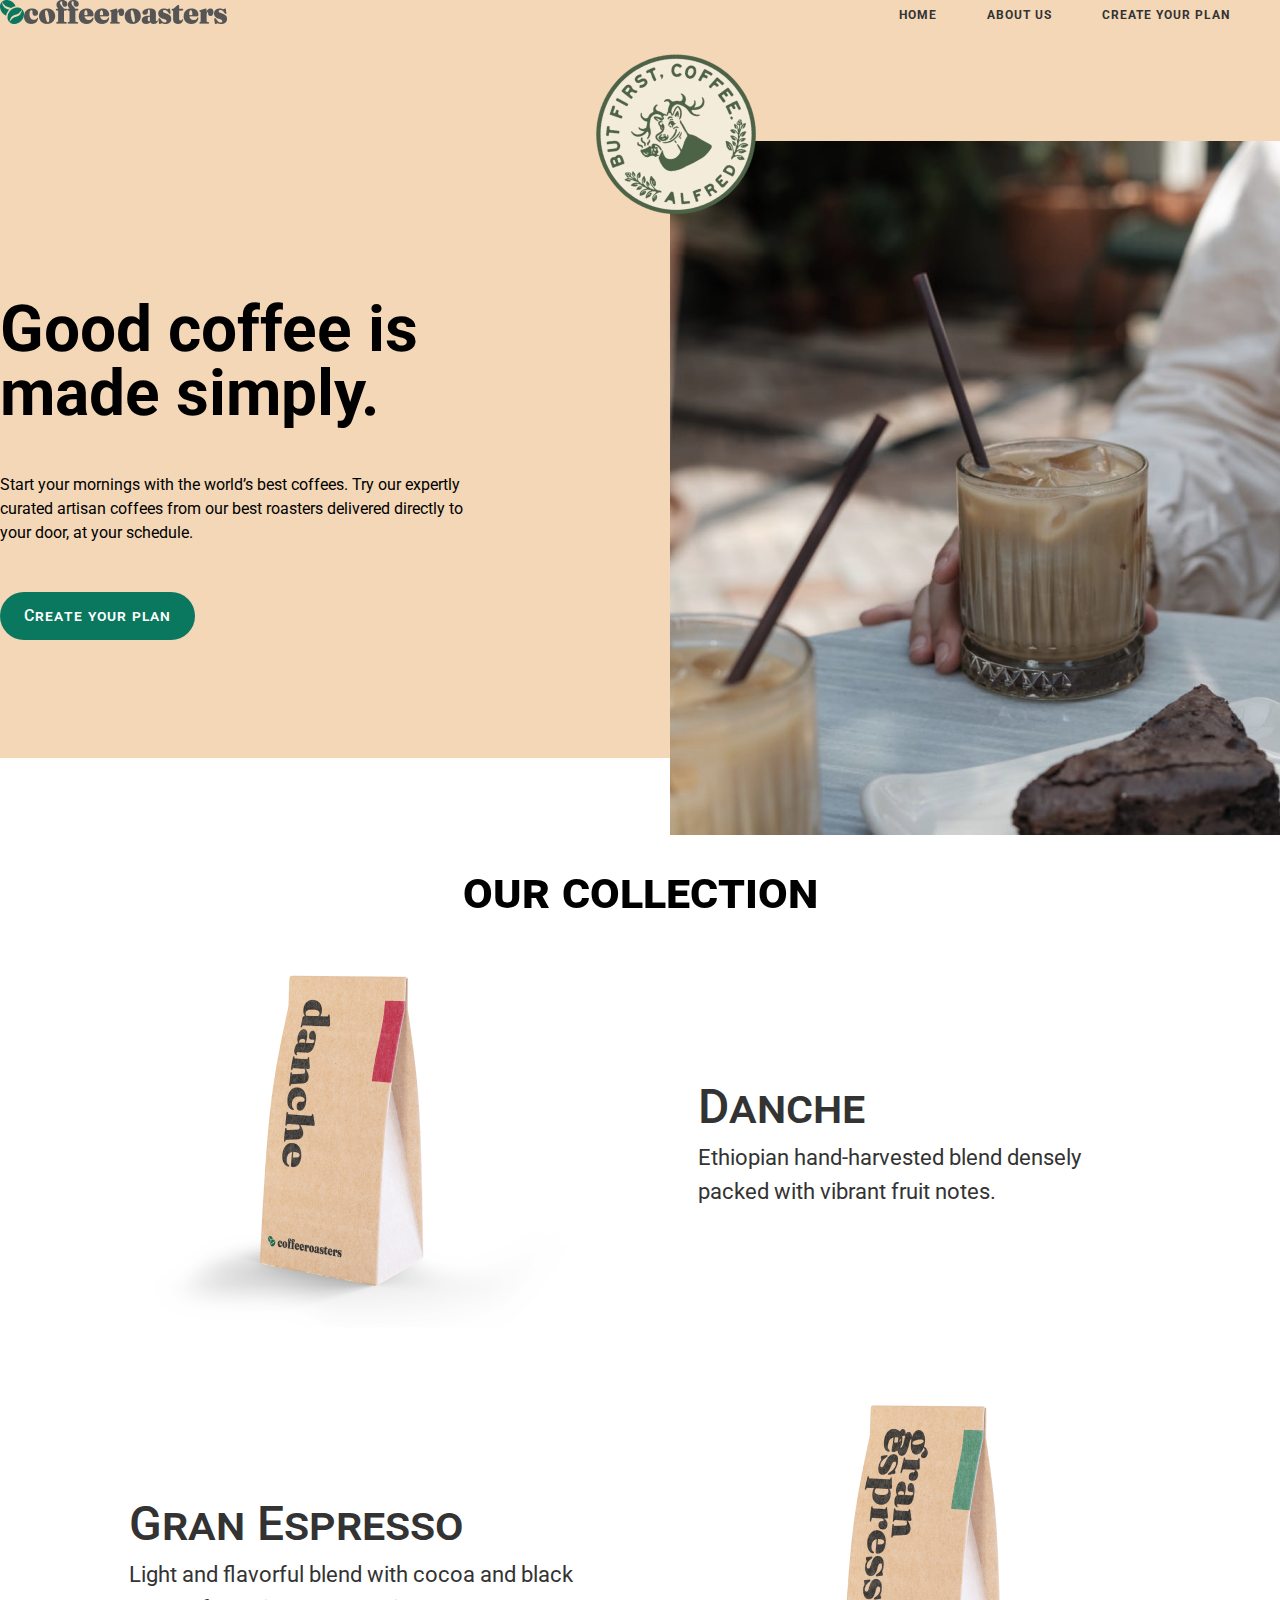
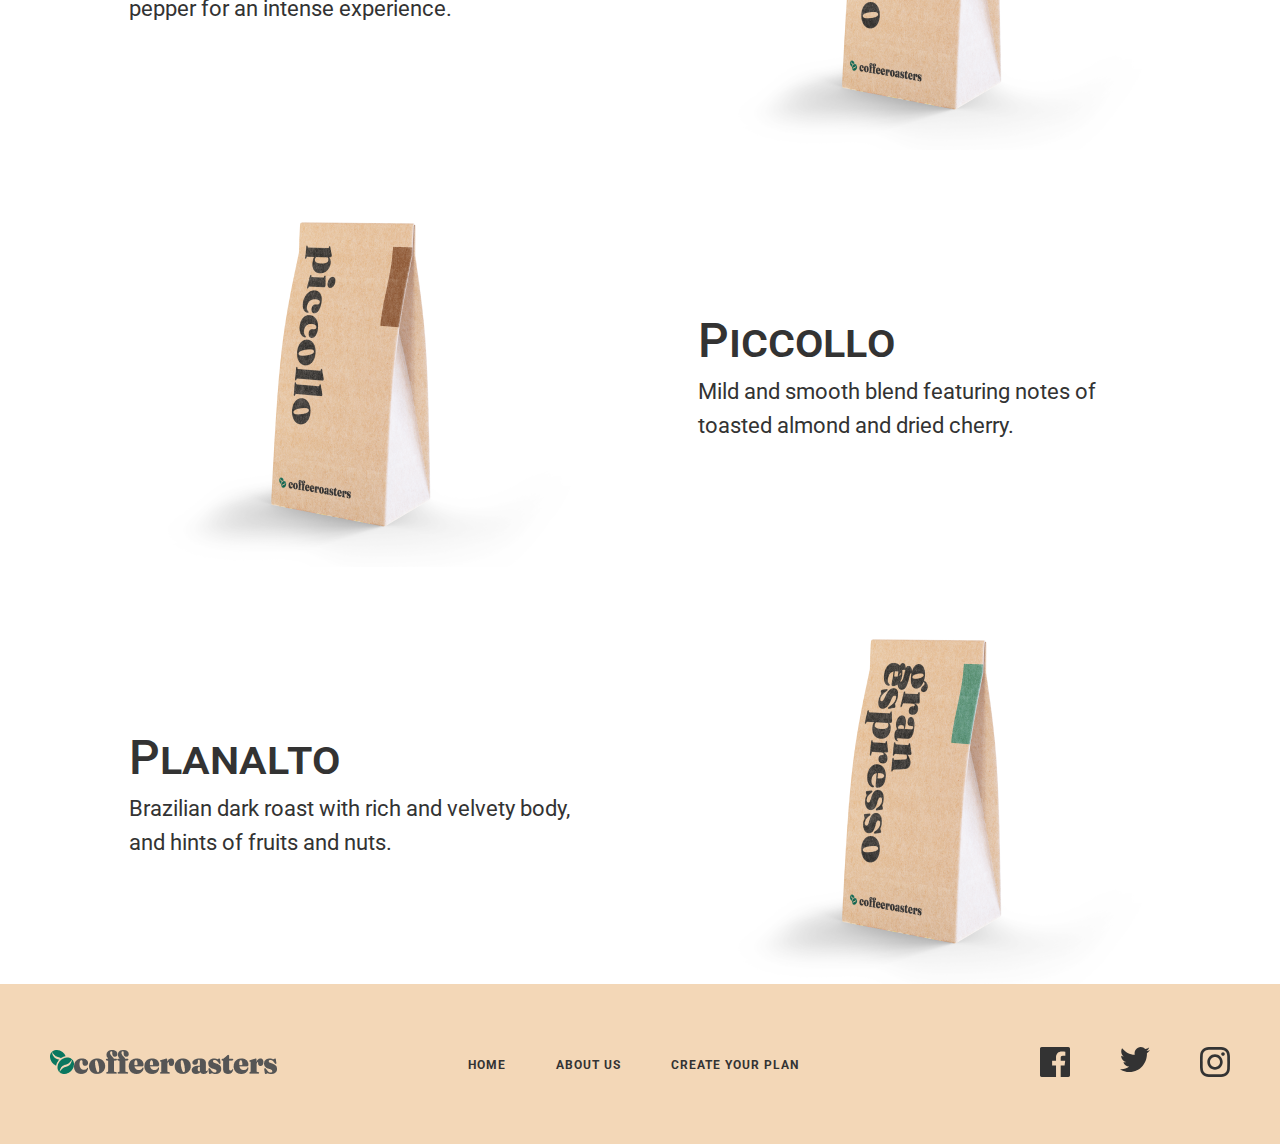
<file: index.html>
<!DOCTYPE html>
<html lang="en">

<head>
    <meta charset="UTF-8">
    <meta name="viewport" content="width=device-width, initial-scale=1.0">
    <title>1-sahifa</title>
    <link rel="stylesheet" href="./style.css">
    <link rel="preconnect" href="https://fonts.googleapis.com">
    <link rel="preconnect" href="https://fonts.gstatic.com" crossorigin>
    <link href="https://fonts.googleapis.com/css2?family=Roboto:ital,wght@0,100..900;1,100..900&display=swap"
        rel="stylesheet">
</head>

<body>
    <header>
        <div class="container lion">
            <a href="./index.html"><img src="./Group 3614.png" alt=""></a>
            <ul>
                <li><a href="./index.html">HOME</a></li>
                <li><a href="./index2.html">ABOUT US</a></li>
                <li><a href="">Create your plan</a></li>
            </ul>
        </div>
    </header>

    <main>
        <section class="secton-one">
            <div class="container lion2">
                <div class="section-one-left">
                    <h1>Good coffee
                        is made simply.</h1>
                    <p>Start your mornings with the world’s best coffees. Try our expertly curated artisan coffees from
                        our
                        best roasters delivered directly to your door, at your schedule.</p>
                    <button class="btn">Create your plan</button>
                </div>
                <div class="section-one-rigt">
                    <img class="kiyk" src="./image 40.png" alt="">
                    <img class="koffe" src="./Rectangle 679.png" alt="">
                </div>
            </div>
        </section>
        <h2>our collection</h2>
        <sectionc class="section-two">
            <div class="card">
                <img src="./kopi4.png" alt="">
                <div>
                    <h3>Danche</h3>
                <p>Ethiopian hand-harvested blend densely packed with vibrant fruit notes.</p>
                </div>
            </div>
            <div class="card ">
                <div>
                    <h3>Gran Espresso</h3>
                <p>Light and flavorful blend with cocoa and black pepper for an intense experience.</p>
                </div>
                <img src="./kopi1 copy.png" alt="">
            </div>
            <div class="card">
                <img src="./kopi3.png" alt="">
                <div>
                    <h3>Piccollo</h3>
                <p>Mild and smooth blend featuring notes of toasted almond and dried cherry.</p>
                </div>
            </div>
            <div class="card">
                <div>
                    <h3>Planalto</h3>
                <p>Brazilian dark roast with rich and velvety body, and hints of fruits and nuts.</p>
                </div>
                <img src="./kopi1 copy.png" alt="">
            </div>
            </section>


    </main>
    <footer class="container">
        <a href="./index.html"><img class="img1" src="./Group 3614.png" alt=""></a>
        <ul>
            <li><a href="./index.html">HOME</a></li>
            <li><a href="./index2.html">ABOUT US</a></li>
            <li><a href="">Create your plan</a></li>

        </ul>

        <ul>
            <li><a href=""><img src="./Path.svg" alt=""></a></li>
            <li><a href=""><img src="./Path (1).svg" alt=""></a></li>
            <li><a href=""><img src="/Shape.svg" alt=""></a></li>
        </ul>
    </footer>


</body>

</html>
</file>
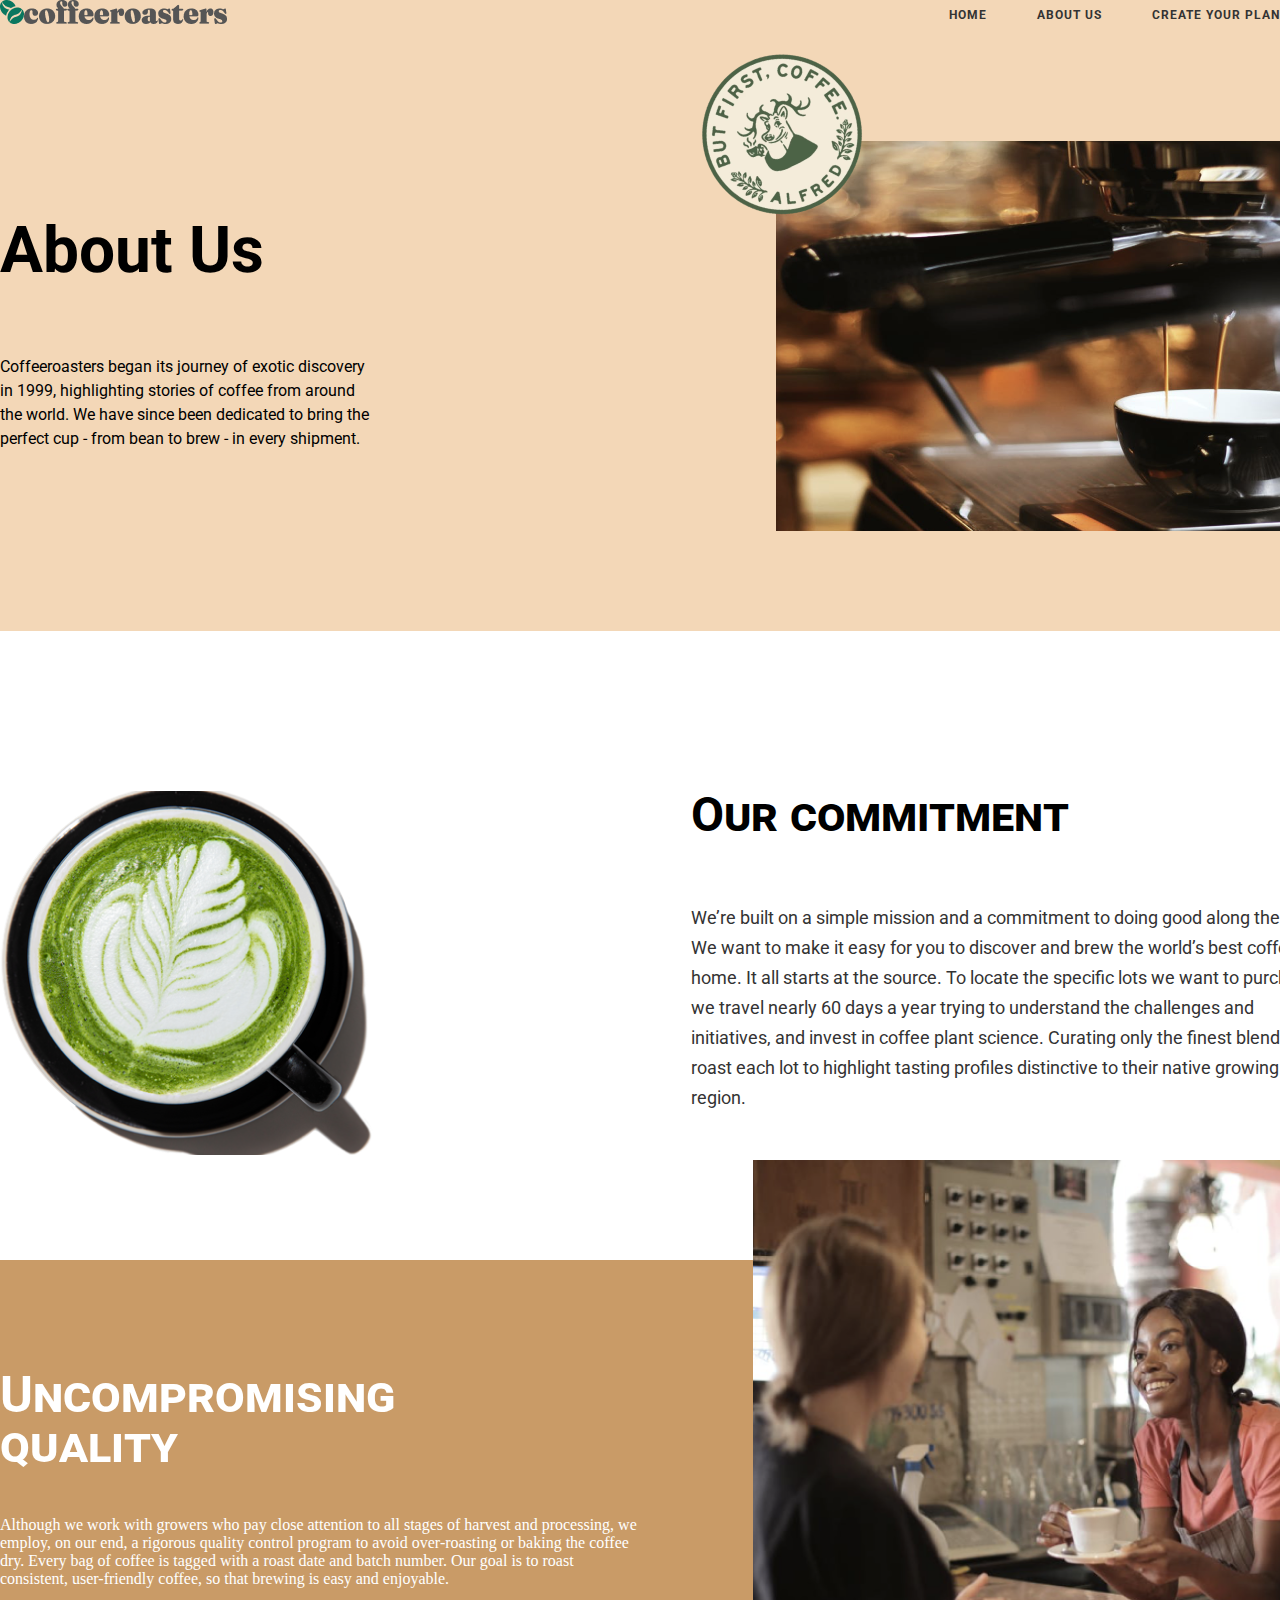
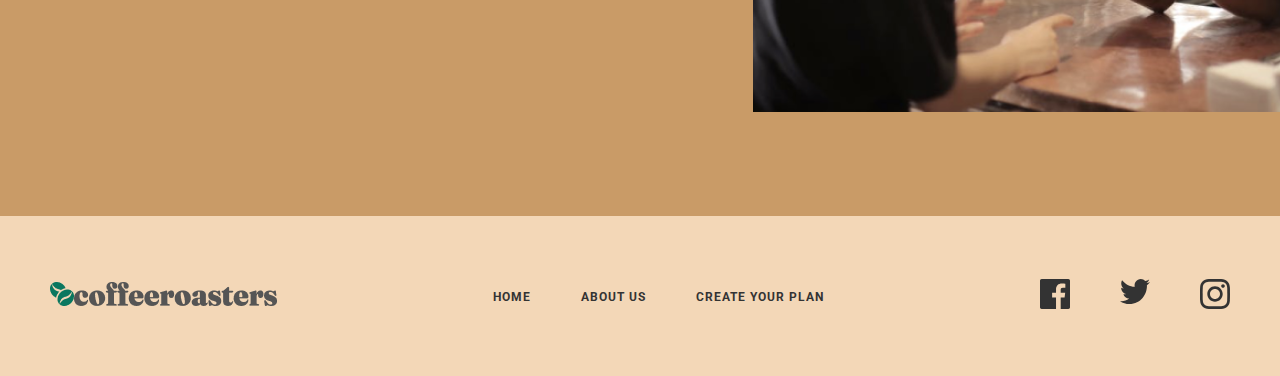
<file: index2.html>
<!DOCTYPE html>
<html lang="en">

<head>
    <meta charset="UTF-8">
    <meta name="viewport" content="width=device-width, initial-scale=1.0">
    <title>About Us</title>
    <link rel="stylesheet" href="./style2.css">
    <link rel="preconnect" href="https://fonts.googleapis.com">
    <link rel="preconnect" href="https://fonts.gstatic.com" crossorigin>
    <link href="https://fonts.googleapis.com/css2?family=Roboto:ital,wght@0,100..900;1,100..900&display=swap"
        rel="stylesheet">
</head>

<body>
    <header>
        <div class="container lion">
            <a href="./index.html"><img src="./Group 3614.png" alt=""></a>
            <ul>
                <li><a href="./index.html">HOME</a></li>
                <li><a href="./index2.html">ABOUT US</a></li>
                <li><a href="">Create your plan</a></li>
            </ul>
        </div>
    </header>
    <main>
        <section class="section1">
            <div class="wrapper container">
                <div class="boxses">
                    <h1>About Us</h1>
                    <p>Coffeeroasters began its journey of exotic discovery in 1999, highlighting stories of coffee from
                        around the world. We have since been dedicated to bring the perfect cup - from bean to brew - in
                        every shipment.</p>
                </div>
                <div class="boxses2">
                    <img class="kiyk" src="./image 40.png" alt="">
                    <img class="choy" src="./Rectangle 679 (1).png" alt="">
                </div>
            </div>
        </section>
        <section class="section2 container">
            <div>
                <img src="./cup-6 1.png" alt="">
            </div>
            <div class="barg">
                <h2>Our commitment</h2>
                <p>We’re built on a simple mission and a commitment to doing good along the way. We want to make it easy
                    for you to discover and brew the world’s best coffee at home. It all starts at the source. To locate
                    the specific lots we want to purchase, we travel nearly 60 days a year trying to understand the
                    challenges and initiatives, and invest in coffee plant science. Curating only the finest blends, we
                    roast each lot to highlight tasting profiles distinctive to their native growing region.</p>

            </div>
        </section>
        <section class="section3">
           <div class="asas container">
             <div class="barg2">
                <h2>Uncompromising quality</h2>
                <p>Although we work with growers who pay close attention to all stages of harvest and processing, we
                    employ, on our end, a rigorous quality control program to avoid over-roasting or baking the coffee
                    dry. Every bag of coffee is tagged with a roast date and batch number. Our goal is to roast
                    consistent, user-friendly coffee, so that brewing is easy and enjoyable.</p>
            </div>
            <div>
                <img class="people" src="./Rectangle 681.png" alt="">
            </div>
           </div>
        </section>
        <footer>
            <a href="./index.html"><img class="img1" src="./Group 3614.png" alt=""></a>
        <ul>
            <li><a href="./index.html">HOME</a></li>
            <li><a href="./index2.html">ABOUT US</a></li>
            <li><a href="">Create your plan</a></li>

        </ul>

        <ul class="ul1">
            <li><a href=""><img src="./Path.svg" alt=""></a></li>
            <li><a href=""><img src="./Path (1).svg" alt=""></a></li>
            <li><a href=""><img src="/Shape.svg" alt=""></a></li>
        </ul>
        </footer>
    </main>
</body>

</html>
</file>
<file: style.css>
*{
    padding: 0%;
    margin: 0%;
    text-decoration: none;
    list-style: none;
}

.container{
    max-width: 1440px;
    margin: 0% auto;
}

header{
    background-color: #F3D7B7;
    
}

.lion{
    display: flex;
    justify-content: space-between;
    align-items: center;
}


ul{
    display: flex;
    gap: 50px;
    padding-right: 50px;

}

ul a{
    font-family: Roboto;
font-weight: 700;
font-style: Bold;
font-size: 12px;
line-height: 100%;
letter-spacing: 1px;
text-transform: uppercase;
color: #333333;
}

.section-one-left{
    width: 464px;
    height: 367px;
   
}

h1{
    font-family: Roboto;
font-weight: 700;
font-style: Bold;
font-size: 64px;
line-height: 100%;
letter-spacing: 0px;
color: black;
}

.section-one-left p{
    font-family: Roboto;
font-weight: 400;
font-style: Regular;
font-size: 16px;
line-height: 24px;
letter-spacing: 0px;
color: black;
margin-top: 47px;
margin-bottom: 47px;

}

.btn{
    padding: 16px 24px;
    border-radius: 50px;
    font-family: Roboto;
font-weight: 500;
font-style: Medium;
font-size: 16px;
line-height: 100%;
letter-spacing: 1px;
text-align: center;
font-variant: small-caps;
color: white;
background-color: #0A775F;
border: none;
}

.secton-one{
    background-color: #F3D7B7;
    height: 730px;
    
}

.lion2{
    display: flex;
    align-items: center;
    justify-content: space-between;
}

.section-one-rigt{
    display: flex;
    align-items: start;
    flex-direction: column;
}

.koffe{
   transform: translateY(-100px) translateX(100px);
   z-index: 0;
}

.kiyk{
    z-index: 1;

    animation: Asilbek 4s infinite linear;
}


@keyframes Asilbek {

    0%{
        transform: rotate(0);
    }
    100%{
        transform: rotate(360deg);
    }
    
}


h2{
    font-family: Roboto;
font-weight: 700;
font-style: Bold;
font-size: 50px;
line-height: 100%;
letter-spacing: 0px;
text-align: center;
font-variant: small-caps;
color: black;
margin-top: 108px;

}

.card h3{
    font-family: Roboto;
font-weight: 500;
font-style: Medium;
font-size: 48px;
line-height: 100%;
letter-spacing: 0px;
font-variant: small-caps;
color: #333333;
}

.card p{
    font-family: Roboto;
font-weight: 400;
font-style: Regular;
font-size: 22px;
line-height: 34px;
letter-spacing: 0px;
color: #333333;
margin-top: 10px;
width: 454px;
height: 68px;

}

.card{
    
    display: flex;
    align-items: center;
}

.card{
    justify-content: center;
    gap: 117px;
    margin-top: 42px;
}

footer{
    display: flex;
    justify-content: space-between;
    background-color: #F3D7B7;
    align-items: center;
    height: 160px;
    
}

.img1{
    padding-left: 50px;
}
</file>
<file: style2.css>
*{
    padding: 0%;
    margin: 0%;
    text-decoration: none;
    list-style: none;
}

.container{
    max-width: 1440px;
    margin: 0% auto;
}

header{
    background-color: #F3D7B7;
    
}

.lion{
    display: flex;
    justify-content: space-between;
    align-items: center;
}


ul{
    display: flex;
    gap: 50px;

}

ul a{
    font-family: Roboto;
font-weight: 700;
font-style: Bold;
font-size: 12px;
line-height: 100%;
letter-spacing: 1px;
text-transform: uppercase;
color: #333333;
}

h1{
    font-family: Roboto;
font-weight: 700;
font-style: Bold;
font-size: 64px;
line-height: 100%;
letter-spacing: 0px;
color: black;
}

.boxses p{
    font-family: Roboto;
font-weight: 400;
font-style: Regular;
font-size: 16px;
line-height: 24px;
letter-spacing: 0px;
color: black;
padding-top: 72px;
width: 372px;
height: 85px;

}

.wrapper{
    display: flex;
    align-items: center;
    gap: 304px;
  
    
}

.section1{
    background-color: #F3D7B7;
}

.boxses2{
    display: flex;
    align-items: start;
    flex-direction: column;
}

.kiyk{
    z-index: 1;
    animation: AA 4s infinite linear;
}

.choy{
    transform: translateY(-100px) translateX(100px);
    z-index: 0;
}

@keyframes AA{
    0%{
        transform: rotate(0);
    }
    100%{
        transform: rotate(360deg);
    }    
}

.barg p{
    font-family: Roboto;
font-weight: 400;
font-style: Regular;
font-size: 18px;
line-height: 30px;
letter-spacing: 0px;
color: #333333;
width: 646px;
height: 207px;
padding-top: 64px;
}

.section2{
    display: flex;
    gap: 318px;
    margin-top: 160px;
}

.barg h2{
    font-family: Roboto;
font-weight: 700;
font-style: Bold;
font-size: 48px;
line-height: 100%;
letter-spacing: 0px;
font-variant: small-caps;
color: black;
}

.barg{
    margin-bottom: 150px;
}

.barg2 h2{
    font-family: Roboto;
font-weight: 700;
font-style: Bold;
font-size: 50px;
line-height: 100%;
letter-spacing: 0px;
font-variant: small-caps;
width: 397px;
height: 118px;
color: white;

}

.barg2 p{
    width: 639px;
    height: 150px;
    color: white;
    padding-top: 28px;
}

.section3{
    background-color: #C99B67;
}

.asas{
    display: flex;
    gap: 114px;

}

.barg2{
    padding-top: 110px;
}

.people{
    transform: translateY(-100px);
}

footer{
    display: flex;
    justify-content: space-between;
    background-color: #F3D7B7;
    align-items: center;
    height: 160px;
}

.img1{
    padding-left: 50px;
}

.ul1{
    padding-right: 50px;
}
</file>
